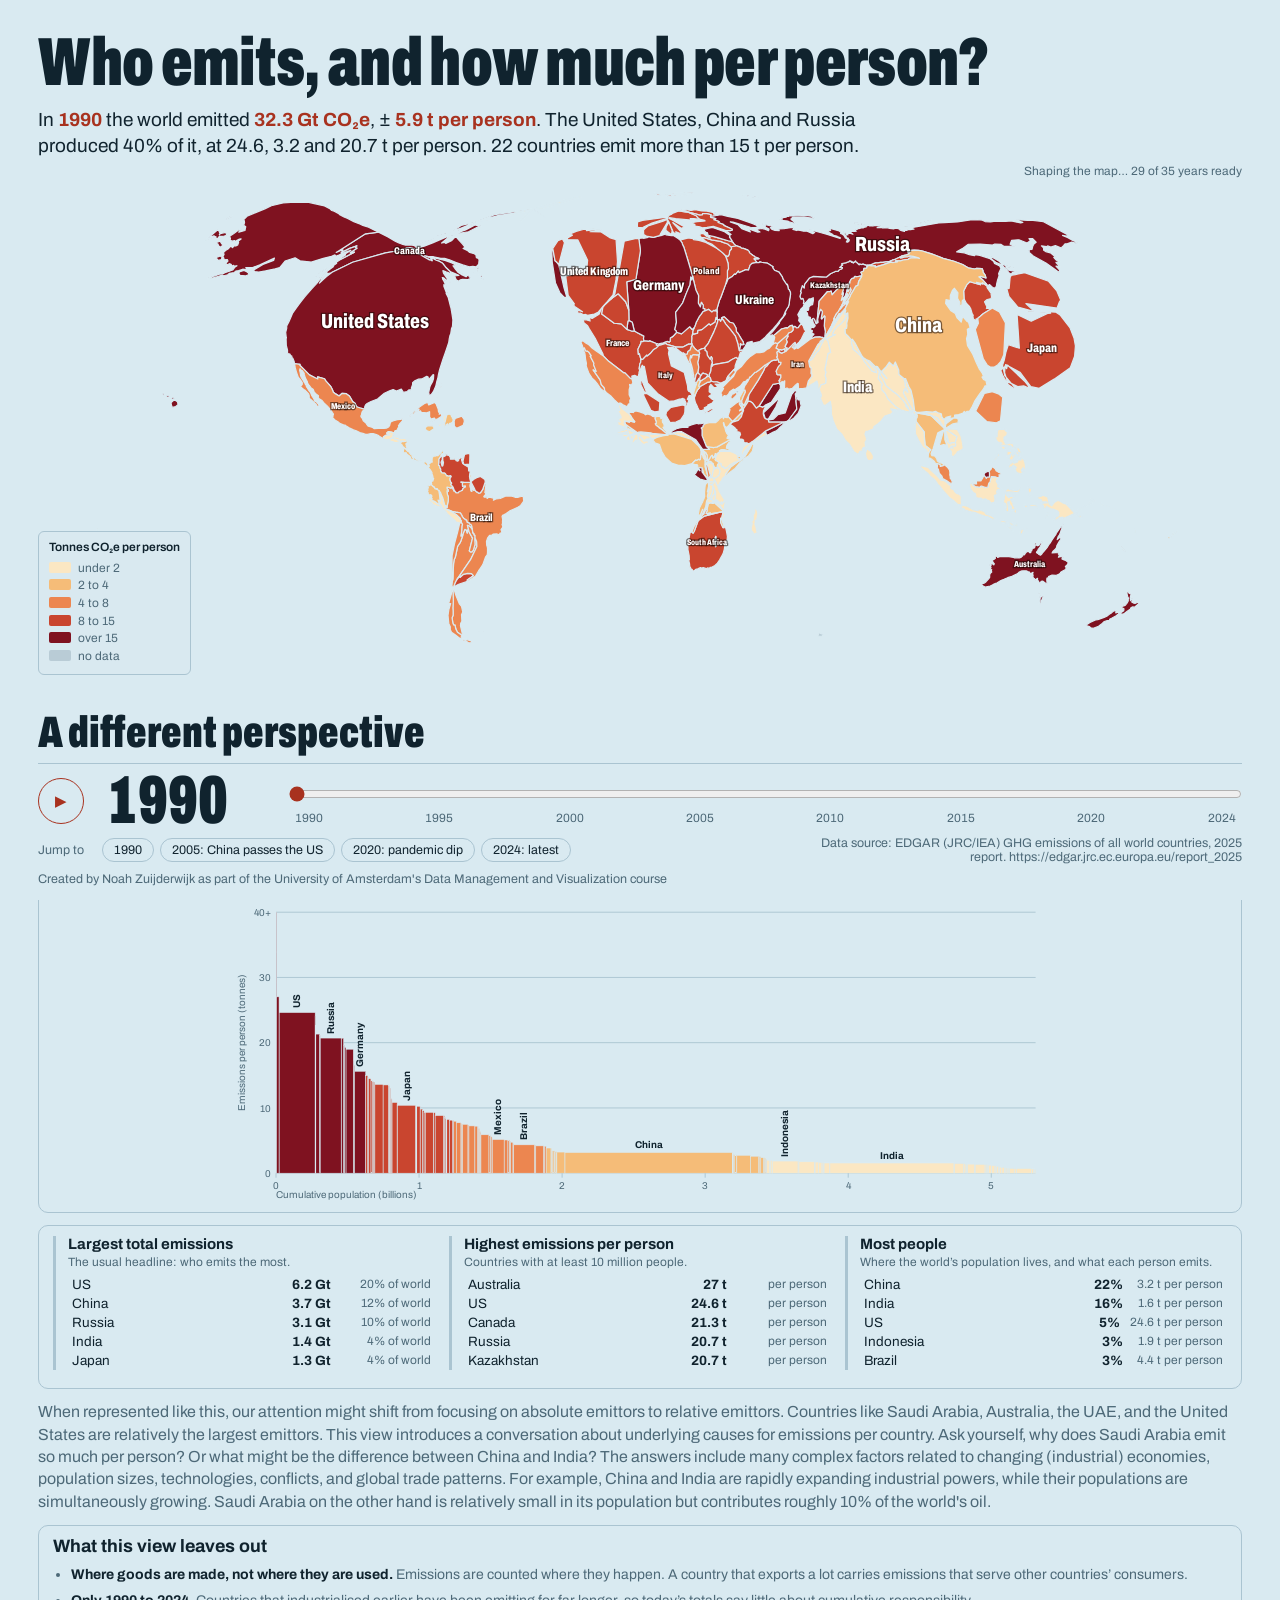
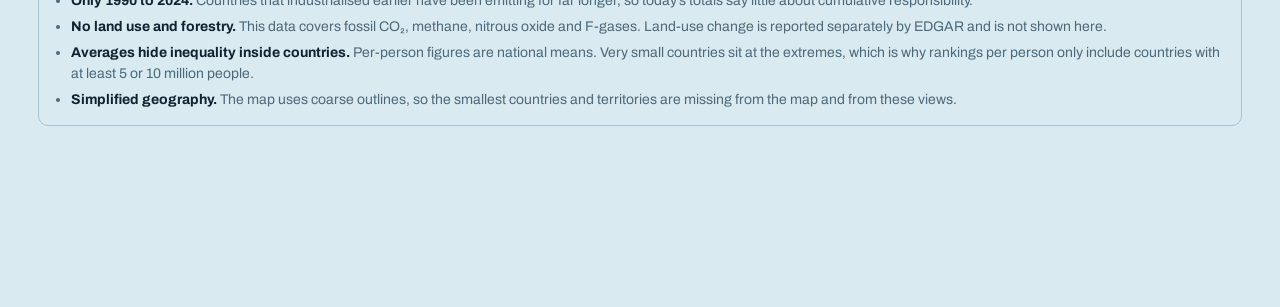
<file: index.html>
<!DOCTYPE html>
<html lang="en">
  <head>
    <meta charset="utf-8">
    <meta
      name="viewport"
      content="width=device-width, initial-scale=1, viewport-fit=cover"
    >

    <title>
      Who emits, and how much per person? Greenhouse gases 1990–2024
    </title>

    <link rel="preconnect" href="https://fonts.googleapis.com">
    <link
      rel="preconnect"
      href="https://fonts.gstatic.com"
      crossorigin
    >
    <link
      href="https://fonts.googleapis.com/css2?family=Archivo:wdth,wght@62..125,100..900&display=swap"
      rel="stylesheet"
    >
    <link rel="stylesheet" href="styles.css">
  </head>

  <body>
    <header>
      <h1>Who emits, and how much per person?</h1>
    </header>

    <p class="lede" id="lede" aria-live="polite"></p>

    <div class="stage">
      <svg
        id="map"
        viewBox="-2.85 -1.5 5.7 2.55"
        role="img"
        aria-label="Cartogram of world greenhouse gas emissions"
      ></svg>

      <div class="status" id="status"></div>
      <div class="legend" id="legend"></div>
      <div class="tip" id="tip"></div>
    </div>

    <main class="deep">
      <h2>A different perspective</h2>
      <p class="intro">
        The map above presents two data layers simultaneously: total emissions and 
        emissions per capita for each country. However, it draws our attention
        mostly to total emissions. While the largest total emittors are shifting from Europe
        and the USA to India and China, total emissions does not account for emission 
        intensity across regions of very different sizes. The underlying lifestyles, 
        energy, and economic patterns are better represented by emissions per capita.
        The figures below more clearly emphasize how emissions per capita changes the 
        carbon emissions story. Hover above any country to find it in every view. They all follow the
        year slider as well.
      </p>

      <section class="panel">
        <h3>Population × emissions per capita = total emissions</h3>
        <svg
          id="mek"
          viewBox="0 0 900 340"
          role="img"
          aria-label="Bar chart where width is population and height is emissions per capita"
        ></svg>
      </section>

      <section class="panel">
        <div class="cards" id="cards"></div>
        <p class="read" id="read"></p>
      </section>

      <p class="intro">
      When represented like this, our attention might shift from focusing on absolute 
      emittors to relative emittors. Countries like Saudi Arabia, Australia, the UAE,
      and the United States are relatively the largest emittors. This view introduces
      a conversation about underlying causes for emissions per country. Ask yourself, 
      why does Saudi Arabia emit so much per person? Or what might be the difference 
      between China and India? The answers include many complex factors related to 
      changing (industrial) economies, population sizes, technologies, conflicts, and
      global trade patterns. For example, China and India are rapidly expanding industrial
      powers, while their populations are simultaneously growing. Saudi Arabia on the 
      other hand is relatively small in its population but contributes roughly 10% of 
      the world's oil. 
  
      </p>

      <section class="panel limits">
        <h3>What this view leaves out</h3>
        <ul>
          <li>
            <b>Where goods are made, not where they are used.</b> Emissions are
            counted where they happen. A country that exports a lot carries
            emissions that serve other countries’ consumers.
          </li>
          <li>
            <b>Only 1990 to 2024.</b> Countries that industrialised earlier have
            been emitting for far longer, so today’s totals say little about
            cumulative responsibility.
          </li>
          <li>
            <b>No land use and forestry.</b> This data covers fossil CO₂,
            methane, nitrous oxide and F-gases. Land-use change is reported
            separately by EDGAR and is not shown here.
          </li>
          <li>
            <b>Averages hide inequality inside countries.</b> Per-person
            figures are national means. Very small countries sit at the
            extremes, which is why rankings per person only include countries
            with at least 5 or 10 million people.
          </li>
          <li>
            <b>Simplified geography.</b> The map uses coarse outlines, so the
            smallest countries and territories are missing from the map and
            from these views.
          </li>
        </ul>
      </section>
    </main>

    <div class="tl">
      <div class="row">
        <button id="play" aria-label="Play timeline">▶</button>
        <div class="year" id="year">1990</div>

        <div class="sl">
          <input
            id="rng"
            type="range"
            min="1990"
            max="2024"
            step="1"
            value="1990"
            aria-label="Year"
          >
          <div class="ticks" id="ticks"></div>
        </div>
      </div>

      <div class="meta">
        <span>Jump to</span>
        <span class="ch" id="ch"></span>

        <span class="src" id="src">
          Data source: EDGAR (JRC/IEA) GHG emissions of all world countries, 2025
          report. https://edgar.jrc.ec.europa.eu/report_2025 
        </span>
        
        </span class="src" id="src">
          Created by Noah Zuijderwijk as part of the University of Amsterdam's Data Management and Visualization course
        </span>
      </div>
    </div>

    <script src="js/data.js"></script>
    <script src="js/engine.js"></script>
    <script src="js/views.js"></script>
    <script src="js/app.js"></script>
  </body>
</html>
</file>
<file: styles.css>
:root {
  --sea: #0d2635;
  --ink: #eaf1f3;
  --mute: #8ea7b4;
  --line: #2a4757;
  --nodata: #35505f;
  --acc: #f5bc78;
  --halo: #0d2635;

  box-sizing: border-box;
  padding-top: env(safe-area-inset-top, 0px);
  padding-bottom: env(safe-area-inset-bottom, 0px);
}

@media (prefers-color-scheme: light) {
  :root:not([data-theme="dark"]) {
    --sea: #d9eaf1;
    --ink: #10232e;
    --mute: #4d6978;
    --line: #aac4d1;
    --nodata: #b9ccd6;
    --acc: #a8321f;
    --halo: #d9eaf1;
  }
}

:root[data-theme="light"] {
  --sea: #d9eaf1;
  --ink: #10232e;
  --mute: #4d6978;
  --line: #aac4d1;
  --nodata: #b9ccd6;
  --acc: #a8321f;
  --halo: #d9eaf1;
}

:root[data-theme="dark"] {
  --sea: #0d2635;
  --ink: #eaf1f3;
  --mute: #8ea7b4;
  --line: #2a4757;
  --nodata: #35505f;
  --acc: #f5bc78;
  --halo: #0d2635;
}

* {
  box-sizing: border-box;
}

html,
body {
  margin: 0;
  background: var(--sea);
  color: var(--ink);
  font-family: Archivo, "Arial Narrow", Arial, sans-serif;
}

body {
  min-height: 100vh;
  display: flex;
  flex-direction: column;
  padding: 0 clamp(12px, 3vw, 40px);
}

header {
  padding-top: clamp(14px, 2.4vw, 30px);
  display: flex;
  flex-wrap: wrap;
  gap: 6px 32px;
  align-items: baseline;
  justify-content: space-between;
}

h1 {
  margin: 0;
  font-weight: 900;
  font-stretch: 68%;
  font-size: clamp(30px, 5.4vw, 68px);
  line-height: 0.95;
  letter-spacing: -0.01em;
}

.sub {
  margin: 0;
  max-width: 34ch;
  color: var(--mute);
  font-size: clamp(13px, 1.2vw, 16px);
  line-height: 1.35;
}

.lede {
  margin: 12px 0 0;
  max-width: 78ch;
  font-size: clamp(15px, 1.5vw, 19px);
  line-height: 1.4;
  min-height: 2.8em;
}

.lede b {
  color: var(--acc);
  font-weight: 700;
}

.stage {
  position: relative;
  flex: 1;
  min-height: 0;
  margin-top: 4px;
}

svg#map {
  width: 100%;
  height: auto;
  max-height: 58vh;
  display: block;
  overflow: visible;
}

svg#map path {
  stroke: var(--sea);
  stroke-width: 0.006;
  stroke-linejoin: round;
  fill-rule: evenodd;
  transition: fill 0.35s;
}

svg#map path:hover {
  stroke: var(--ink);
  stroke-width: 0.012;
}

svg#map text {
  font-weight: 800;
  font-stretch: 75%;
  fill: #fff;
  paint-order: stroke;
  stroke: rgba(20, 8, 4, 0.55);
  stroke-width: 0.012;
  text-anchor: middle;
  pointer-events: none;
}

.legend {
  position: absolute;
  left: 0;
  bottom: 2%;
  font-size: 12px;
  line-height: 1.3;
  color: var(--mute);
  background: color-mix(in srgb, var(--sea) 82%, transparent);
  padding: 8px 10px;
  border: 1px solid var(--line);
  border-radius: 6px;
}

.legend strong {
  display: block;
  color: var(--ink);
  font-weight: 600;
  margin-bottom: 5px;
}

.legend i {
  display: inline-block;
  width: 22px;
  height: 11px;
  margin-right: 7px;
  vertical-align: -1px;
  border-radius: 2px;
}

.legend div {
  margin: 2px 0;
}

.status {
  position: absolute;
  right: 0;
  top: 0;
  font-size: 12px;
  color: var(--mute);
}

.tip {
  position: fixed;
  pointer-events: none;
  background: var(--sea);
  border: 1px solid var(--line);
  border-radius: 6px;
  padding: 8px 10px;
  font-size: 13px;
  line-height: 1.4;
  opacity: 0;
  z-index: 5;
  min-width: 170px;
}

.tip b {
  font-size: 15px;
}

.tip span {
  color: var(--mute);
}

.tl {
  position: sticky;
  bottom: 0;
  z-index: 4;
  background: var(--sea);
  padding: 8px 0 clamp(8px, 1.2vw, 14px);
  border-top: 1px solid var(--line);
  margin-top: 8px;
}

.row {
  display: flex;
  align-items: center;
  gap: clamp(10px, 2vw, 24px);
}

button {
  font: inherit;
  color: var(--ink);
  background: none;
  border: 1px solid var(--line);
  border-radius: 999px;
  padding: 6px 14px;
  cursor: pointer;
}

button:hover {
  border-color: var(--acc);
}

button:focus-visible,
input:focus-visible {
  outline: 2px solid var(--acc);
  outline-offset: 3px;
}

#play {
  width: 46px;
  height: 46px;
  padding: 0;
  flex: none;
  font-size: 15px;
  border-color: var(--acc);
  color: var(--acc);
}

.year {
  font-weight: 900;
  font-stretch: 62%;
  font-size: clamp(40px, 5.5vw, 68px);
  line-height: 0.85;
  min-width: 2.3em;
  font-variant-numeric: tabular-nums;
}

.sl {
  flex: 1;
  position: relative;
  padding-top: 4px;
}

input[type="range"] {
  width: 100%;
  margin: 0;
  accent-color: var(--acc);
  height: 28px;
}

.ticks {
  display: flex;
  justify-content: space-between;
  font-size: 12px;
  color: var(--mute);
  padding: 0 6px;
  font-variant-numeric: tabular-nums;
}

.meta {
  display: flex;
  flex-wrap: wrap;
  gap: 8px 18px;
  align-items: center;
  margin-top: 6px;
  font-size: 12.5px;
  color: var(--mute);
}

.meta .ch {
  display: flex;
  flex-wrap: wrap;
  gap: 6px;
}

.meta button {
  font-size: 12.5px;
  padding: 4px 11px;
}

.meta .src {
  margin-left: auto;
  max-width: 62ch;
  text-align: right;
}

@media (max-width: 700px) {
  .row {
    flex-wrap: wrap;
  }

  .year {
    order: -1;
    width: 100%;
  }

  .legend {
    position: static;
    margin-top: 6px;
    display: flex;
    flex-wrap: wrap;
    gap: 2px 12px;
  }

  .meta .src {
    margin-left: 0;
    text-align: left;
  }
}

@media (prefers-reduced-motion: reduce) {
  svg#map path {
    transition: none;
  }
}

.deep {
  padding: clamp(12px, 2vw, 24px) 0 24px;
}

.deep h2 {
  margin: 0 0 6px;
  font-weight: 900;
  font-stretch: 68%;
  font-size: clamp(26px, 3.6vw, 44px);
  line-height: 1;
}

.deep h3 {
  margin: 0 0 4px;
  font-size: clamp(15px, 1.4vw, 18px);
  font-weight: 700;
}

.deep h4 {
  margin: 0 0 2px;
  font-size: 15px;
}

.intro {
  max-width: 150ch;
  color: var(--mute);
  font-size: 16px;
  line-height: 1.4;
  margin: 0 0 12px;
}

.intro em {
  color: var(--ink);
  font-style: normal;
  font-weight: 600;
}

.panel {
  border: 1px solid var(--line);
  border-radius: 10px;
  padding: 10px 14px;
  margin-bottom: 12px;
  min-width: 0;
}

.cap {
  margin: 0 0 8px;
  font-size: 12.5px;
  line-height: 1.4;
  color: var(--mute);
}

.cap b {
  color: var(--ink);
}

#mek {
  width: 100%;
  height: auto;
  max-height: 34vh;
  min-height: 200px;
  display: block;
}

#mek rect {
  stroke: var(--sea);
  stroke-width: 0.6;
}

#mek .gl {
  stroke: var(--line);
  stroke-width: 1;
}

#mek .ax {
  font-size: 11px;
  fill: var(--mute);
}

.axt {
  font-size: 11px;
  fill: var(--mute);
}

#mek .avg {
  stroke: var(--ink);
  stroke-width: 1.2;
  stroke-dasharray: 5 4;
}

.avgt {
  font-size: 12px;
  font-weight: 700;
  fill: var(--ink);
}

#mek .bl {
  font-size: 11px;
  font-weight: 700;
  fill: var(--ink);
  pointer-events: none;
}

.hl [data-i]:not(.on) {
  opacity: 0.3;
}

#mek rect.on {
  stroke: var(--ink);
  stroke-width: 1.6;
}

svg#map path.on {
  stroke: var(--ink);
  stroke-width: 0.014;
}

.cr.on {
  background: color-mix(in srgb, var(--acc) 22%, transparent);
}

.cards {
  display: grid;
  grid-template-columns: repeat(3, minmax(0, 1fr));
  gap: 14px;
  margin-top: 0;
}

.card {
  border-left: 3px solid var(--line);
  padding-left: 12px;
}

.cr {
  display: grid;
  grid-template-columns: 1fr auto auto;
  gap: 0 10px;
  padding: 2px 4px;
  border-radius: 4px;
  font-size: 13.5px;
}

.cr .mu {
  grid-column: auto;
  min-width: 7.5em;
  text-align: right;
  font-size: 12px;
  color: var(--mute);
}

.read {
  margin: 8px 0 0;
  font-size: 14px;
  line-height: 1.4;
  max-width: 86ch;
}

.read b {
  color: var(--acc);
}

.limits ul {
  margin: 8px 0 0;
  padding-left: 18px;
  line-height: 1.5;
  font-size: 14px;
  color: var(--mute);
}

.limits li {
  margin: 5px 0;
}

.limits b {
  color: var(--ink);
}

@media (max-width: 900px) {
  .cards {
    grid-template-columns: 1fr;
  }
}

@media (max-width: 700px) {
  .tl .meta {
    display: none;
  }

  .year {
    font-size: 44px;
  }
}
.card .cap {
  margin: 0 0 4px;
  font-size: 12px;
}
</file>
